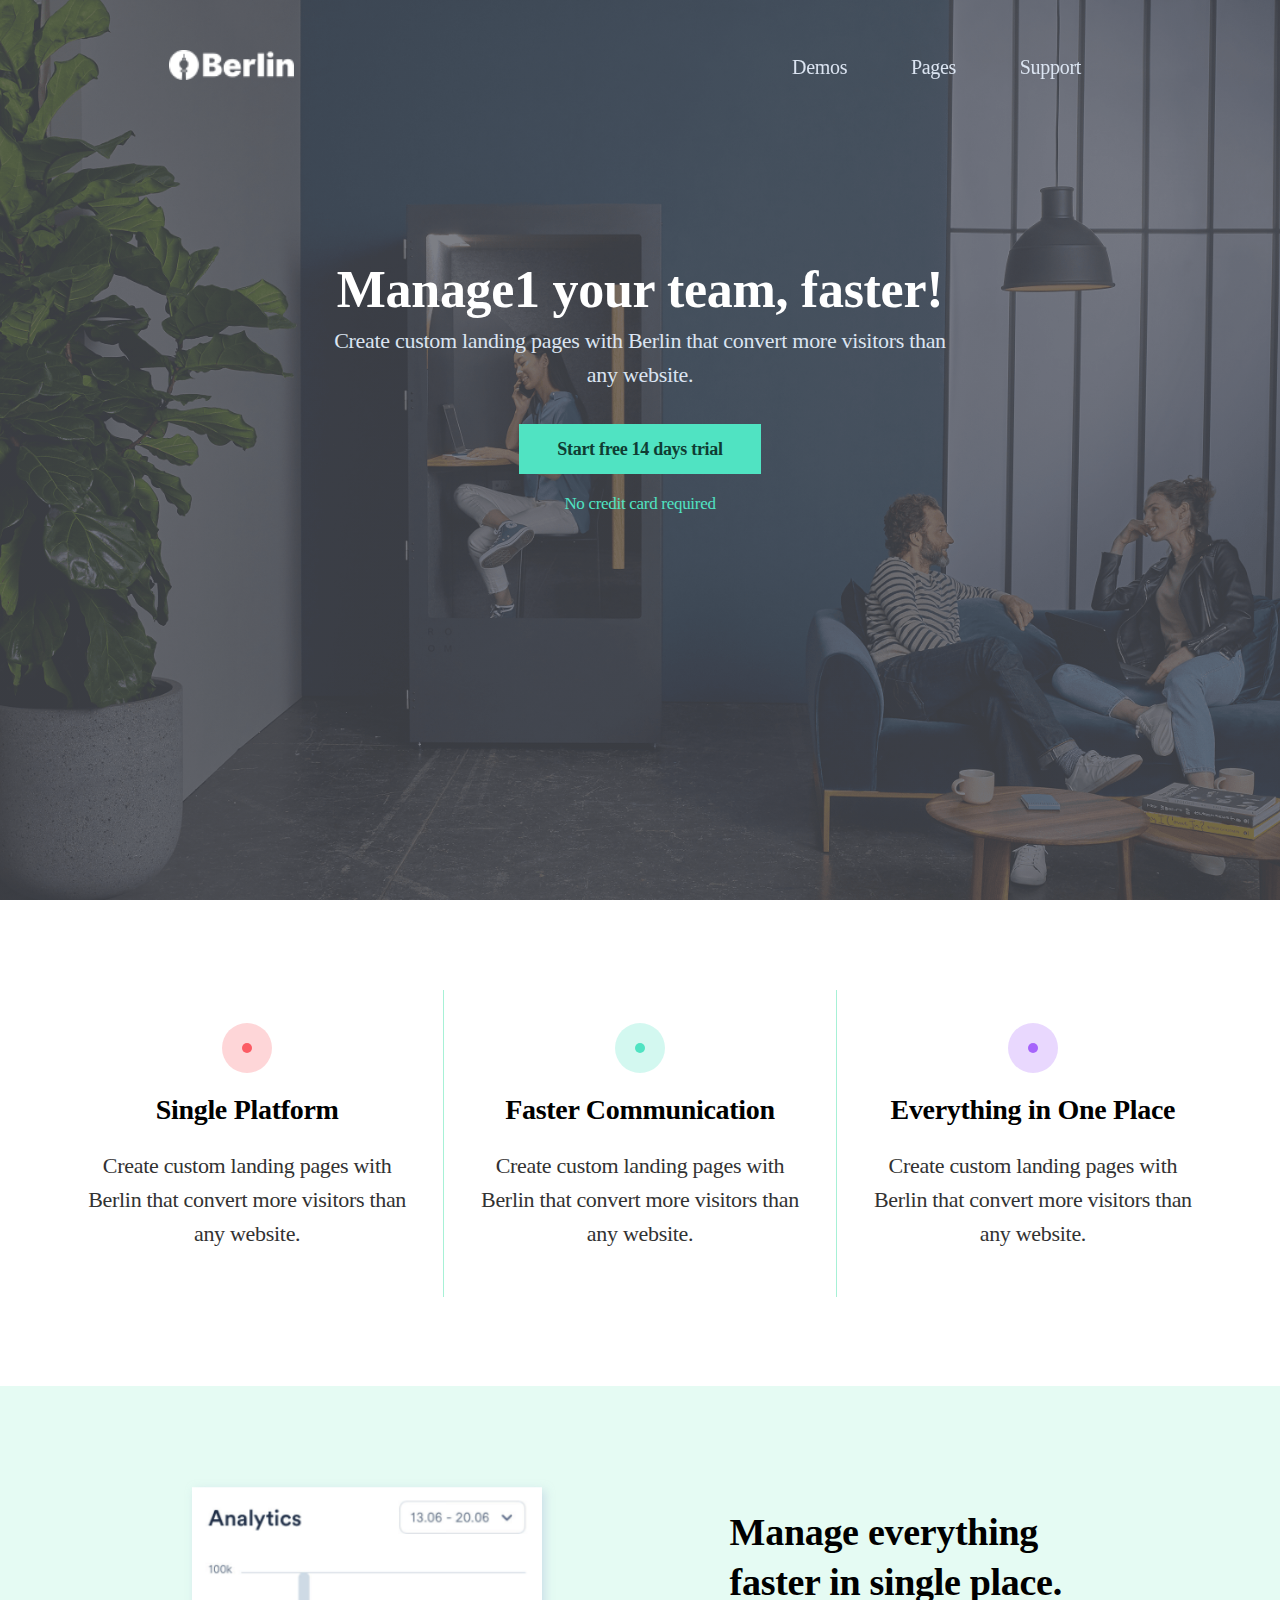
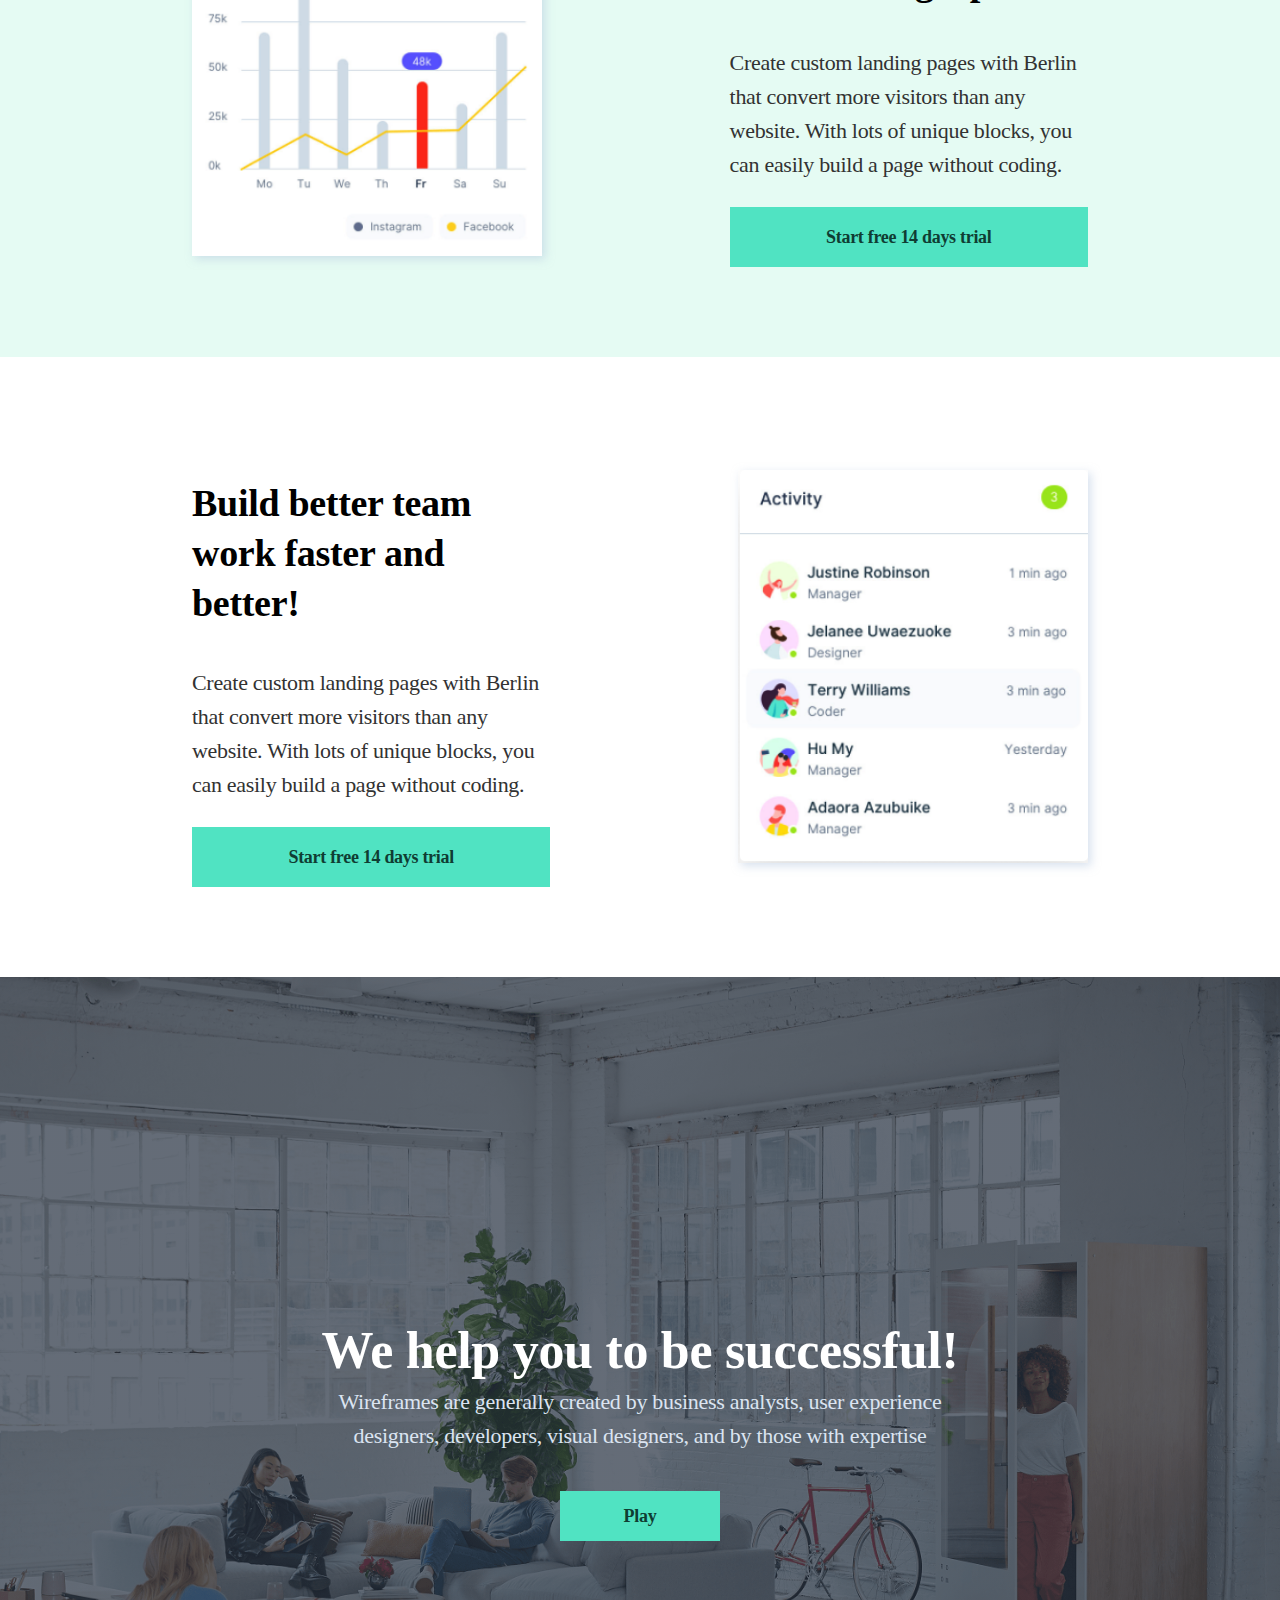
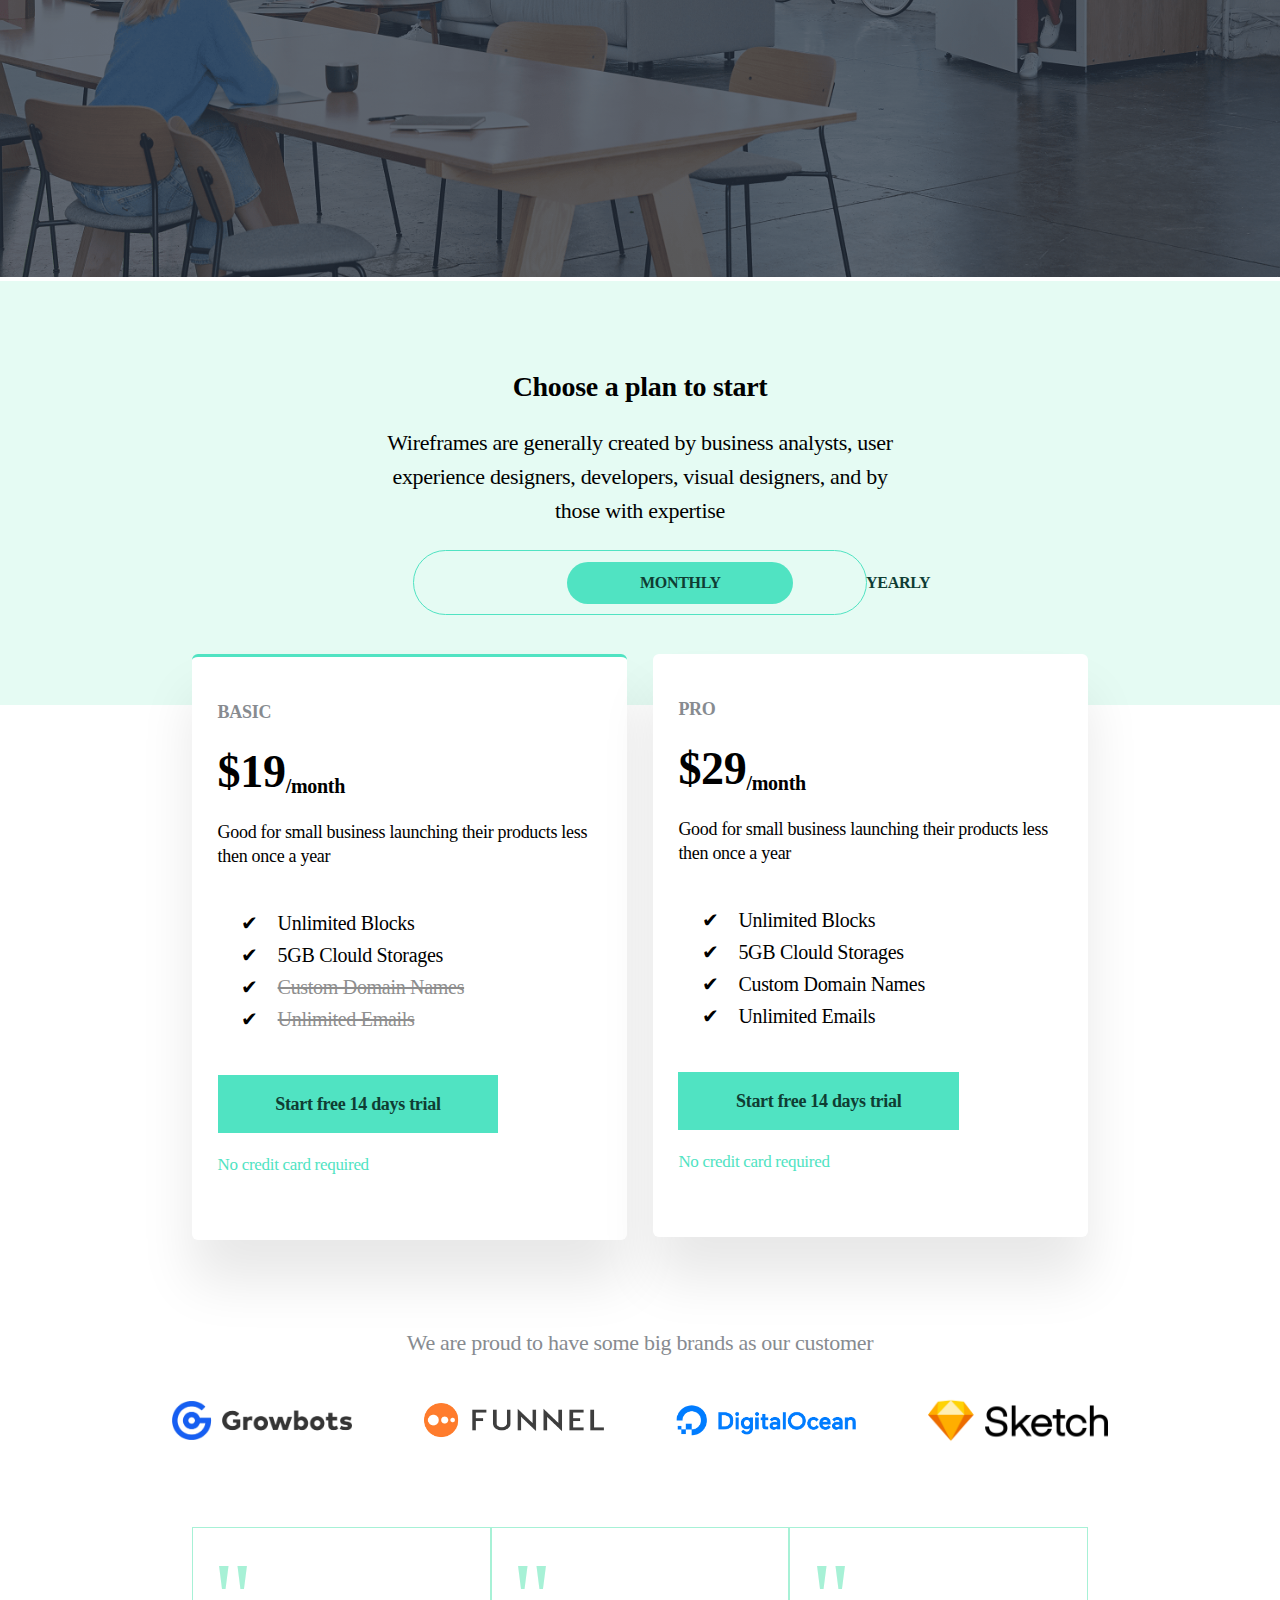
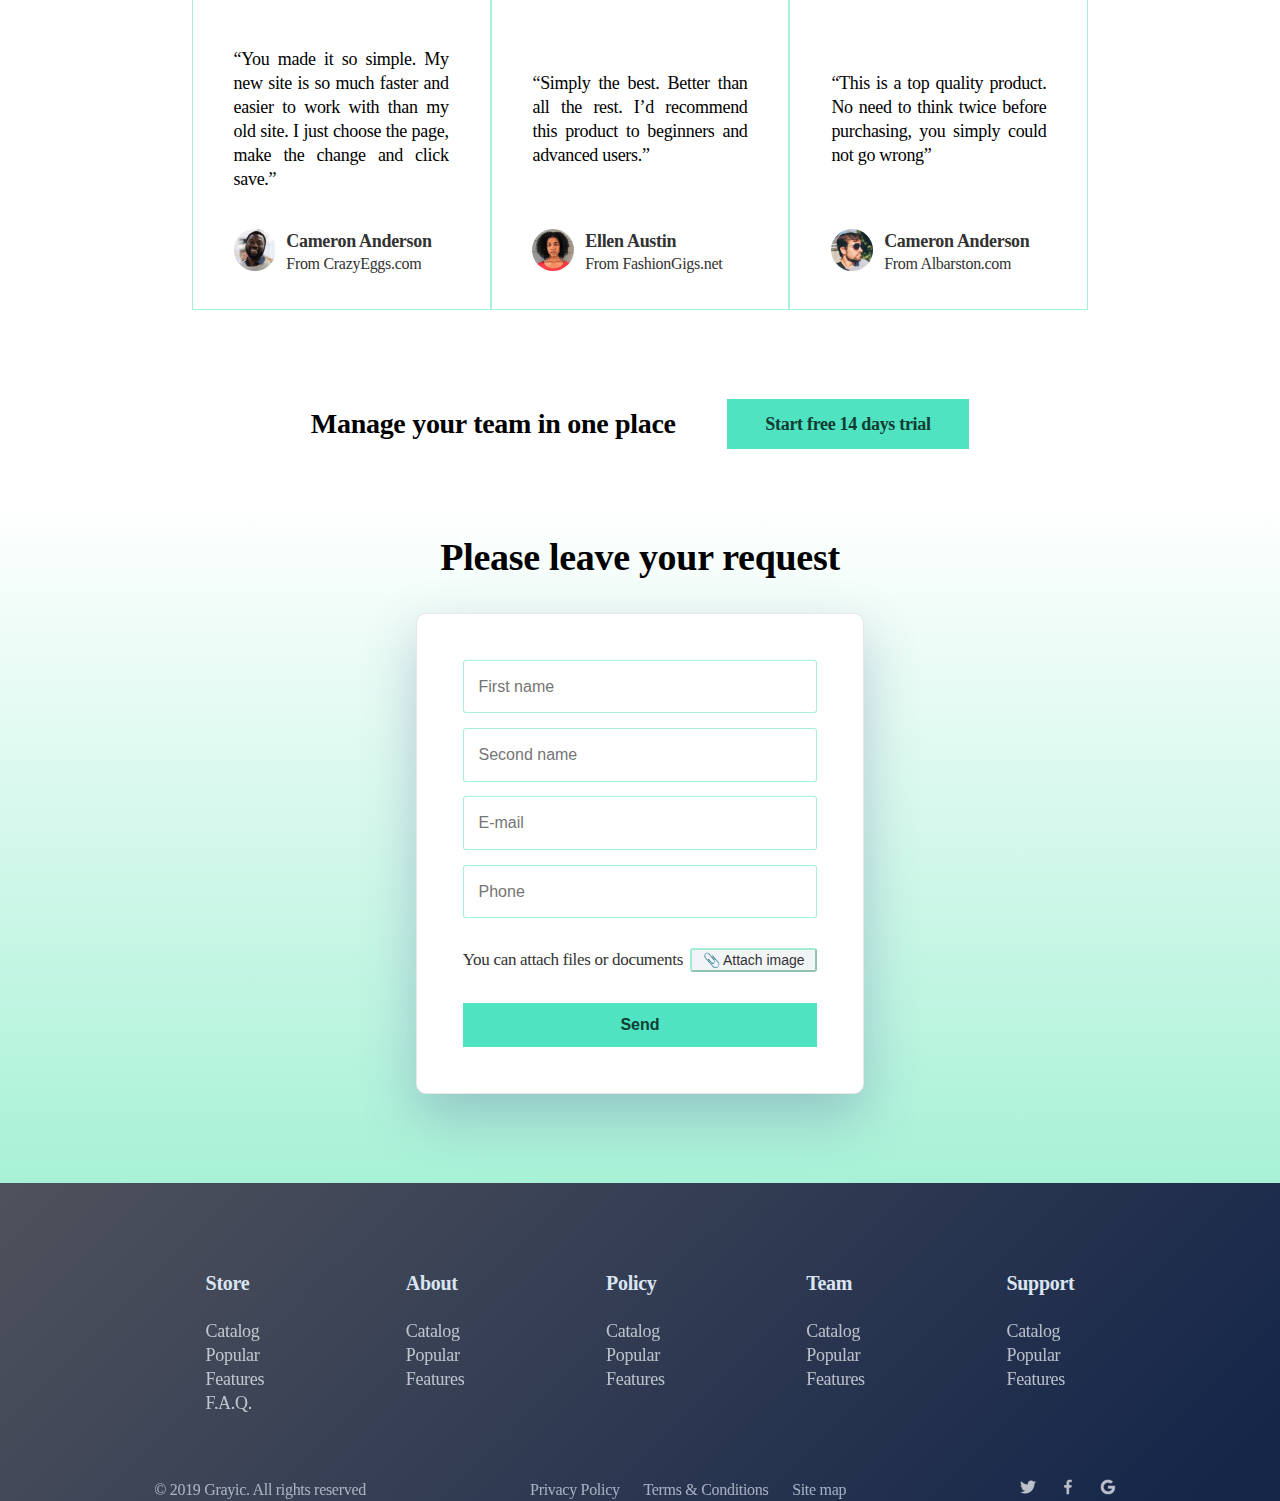
<file: index.html>
<!DOCTYPE html>
<html>
<head>
    <!-- Google Tag Manager -->
<script>(function(w,d,s,l,i){w[l]=w[l]||[];w[l].push({'gtm.start':
new Date().getTime(),event:'gtm.js'});var f=d.getElementsByTagName(s)[0],
j=d.createElement(s),dl=l!='dataLayer'?'&l='+l:'';j.async=true;j.src=
'https://www.googletagmanager.com/gtm.js?id='+i+dl;f.parentNode.insertBefore(j,f);
})(window,document,'script','dataLayer','GTM-MDMHM69');</script>
<!-- End Google Tag Manager -->
	<meta http-equiv="Content-Security-Policy" content="default-src 'none'; style-src 'self' https: data: 'unsafe-inline'; script-src 'self' blob: data 'unsafe-hashes' 'nonce-${request_id}' 'sha256-brV0mVWZLVU7IYgFW3ad4dMOP6kgMycKpGgtPmf3Z24=' 'sha256-OLUZSeO9l/OnmKoj5Mvf/72j5csSCwd9eHA+XQpxV6A=' 'sha256-gYWw/T6rkZrPtJXD5PUFH8AyjfMN75ZEBRThvWA2tYw=' 'sha256-p06PATu15L6pItG4I0mFzK1jzkjiIl2+QSRuL8ZcoIU=' 'sha256-Tmb72K7o4/CBBFvGAnFmsS5K1CxfqFuf8LDaWPAyrsI=' 'sha256-cYGFmNP02dN6LwlJyAJcd6NkRUW5hmxfpLjceRIweF0=' 'sha256-qpkshPV1g9ooUDbup/61SXbzKmv+Q6l1d5OYr4CAaJA=' 'sha256-pakZlUJ6lR32NAksVZcHrd9aS0elnhDEtGad3xC9Uns=' 'sha256-u3oPGfjYgdYsEchylF1Db1zhZ/8rX/njNrNAg6te6Bo=' 'sha256-1jAmyYXcRq6zFldLe/GCgIDJBiOONdXjTLgEFMDnDSM=' 'sha256-0ovNBO+fw/cbERh7AzBJn+CNAdiD96U7fUGpqTJm3A4=' 'sha256-8gEdNcDa9WCfzOPJMd78il56oDlvutN74/V/ZuZUYqc=' 'sha256-x5olWB/4LQVrmkl7RbX+hICWhh3/73BUBEIi8xxY438=' 'sha256-jCwnsm6+FtE+DaspPcx9OBujwBP5k8gQZS7XlEcjftw=' 'sha256-8p7O4Bugx1PMN1Ppj/dXxhF7GsNlP3ujlQezPa+15fI=' 'sha256-NzhPpQTC41ZfmmcAYNjEtgUbz2WBIWoH68clvEK00NI=' 'sha256-j3RvNM3WwRFRmO8kGC4GvSsCZgY/J7Fw7nrfFt07n7g=' 'sha256-1PmpR68PckOqa/fLwZwuC/qXdSpKkTHUezDL5nqbxYg=' www.clarity.ms ajax.cloudflare.com translate-pa.googleapis.com translate.googleapis.com translate.google.com stats.g.doubleclick.net conoret.com connect.facebook.net cdn.toolszen.com code.jquery.com belitsoft.com googleadservices.com googleads.g.doubleclick.net *.doubleclick.net www.google.by cdnjs.cloudflare.com cdn.datatables.net maxcdn.bootstrapcdn.com use.fontawesome.com gstatic.com cdn.jsdelivr.net mc.yandex.ru connect.facebook.net www.googletagmanager.com www.google.com www.google-analytics.com www.gstatic.com www.googleadservices.com; font-src *; child-src blob: https://mc.yandex.ru; connect-src 'self' https:; img-src *; object-src 'none'; media-src *; base-uri 'self'; form-action 'self' blob: https://www.facebook.com/tr/; frame-ancestors 'self'; frame-src 'self' blob: https: bid.g.doubleclick.net; report-uri /csp-report;" />
<script id="Cookiebot" src="https://consent.cookiebot.com/uc.js" data-cbid="e616b010-7e04-43ff-9f05-cfe0081ea5de" type="text/javascript" async></script>
    <meta charset="utf-8">
    <title>Berlin</title>
    <link rel="stylesheet" type="text/css" href="style/style.css">
    <link rel="stylesheet" type="text/css" href="style/font-sizes.css">
    <link rel="stylesheet" type="text/css" href="style/colors.css">
    <link rel="stylesheet" type="text/css" href="media/media.css">
    <link rel="stylesheet" type="text/css" href="media/media-font-sizes.css">
    <meta name="viewport" content="width=device-width, initial-scale=1.0">
    <link rel="apple-touch-icon" sizes="57x57" href="favicon/apple-icon-57x57.png">
    <link rel="apple-touch-icon" sizes="60x60" href="favicon/apple-icon-60x60.png">
    <link rel="apple-touch-icon" sizes="72x72" href="favicon/apple-icon-72x72.png">
    <link rel="apple-touch-icon" sizes="76x76" href="favicon/apple-icon-76x76.png">
    <link rel="apple-touch-icon" sizes="114x114" href="favicon/apple-icon-114x114.png">
    <link rel="apple-touch-icon" sizes="120x120" href="favicon/apple-icon-120x120.png">
    <link rel="apple-touch-icon" sizes="144x144" href="favicon/apple-icon-144x144.png">
    <link rel="apple-touch-icon" sizes="152x152" href="favicon/apple-icon-152x152.png">
    <link rel="apple-touch-icon" sizes="180x180" href="favicon/apple-icon-180x180.png">
    <link rel="icon" type="image/png" sizes="192x192" href="favicon/android-icon-192x192.png">
    <link rel="icon" type="image/png" sizes="32x32" href="favicon/favicon-32x32.png">
    <link rel="icon" type="image/png" sizes="96x96" href="favicon/favicon-96x96.png">
    <link rel="icon" type="image/png" sizes="16x16" href="favicon/favicon-16x16.png">
    <meta name="msapplication-TileColor" content="#ffffff">
    <meta name="msapplication-TileImage" content="/ms-icon-144x144.png">
    <meta name="theme-color" content="#ffffff">
</head>
 <!-- Google Tag Manager (noscript) -->
<noscript><iframe src="https://www.googletagmanager.com/ns.html?id=GTM-MDMHM69"
height="0" width="0"></iframe></noscript>
<!-- End Google Tag Manager (noscript) -->   
<script id="CookieDeclaration" src="https://consent.cookiebot.com/e616b010-7e04-43ff-9f05-cfe0081ea5de/cd.js" type="text/javascript" async></script>
<header class="header">
    <div class="header__nav-container" id="header">
        <div class="header__nav">
            <div class="header__nav-logo">
                <a href="#" class="header__nav-logo-item">
                    <img src="images/logo_Berlin.png" alt="logo" class="header__nav-logo-item-image">
                </a>
            </div>
            <nav class="header__nav-menu">
                <a href="#" class="header__nav-menu-item">Demos</a>
                <a href="#" class="header__nav-menu-item">Pages</a>
                <a href="#" class="header__nav-menu-item">Support</a>
            </nav>
        </div>
    </div>
    <div class="header__info">
        <h1 class="header__info-title">Manage1 your team, faster!</h1>
        <p class="header__info-subtitle">Create custom landing pages with Berlin that convert
            more visitors than any website.</p>
        <a href="#" class="button header__info-button">Start free 14 days trial</a>
        <p class="button-description header__info-button-description">No credit card required</p>
    </div>
</header>
<main>
   <div class="hide" id="pop-up">
        <div class="overlay">
	        <div class="popup">
		        <h2>Here i am</h2>
		        <a class="close" id="close" href="#">&times;</a>
		          <div class="content">
			Thank to pop me out of that button, but now i'm done so you can close this window.
		</div>
	</div>
</div>
</div>
    <div class="benefits">
        <div class="benefits__item">
            <div class="benefits__item-icon">
                <div class="benefits__item-icon-point red-point"></div>
                <div class="benefits__item-icon-oval red-oval"></div>
            </div>
            <h3 class="benefits__item-title">Single Platform</h3>
            <p class="benefits__item-info">Create custom landing pages with Berlin that convert more
                visitors than any website.</p>
        </div>
        <div class="benefits__item">
            <div class="benefits__item-icon">
                <div class="benefits__item-icon-point blue-point"></div>
                <div class="benefits__item-icon-oval blue-oval"></div>
            </div>
            <h3 class="benefits__item-title">Faster Communication</h3>
            <p class="benefits__item-info">Create custom landing pages with Berlin that convert more
                visitors than any website.</p>
        </div>
        <div class="benefits__item" id="non-border">
            <div class="benefits__item-icon">
                <div class="benefits__item-icon-point purple-point"></div>
                <div class="benefits__item-icon-oval purple-oval"></div>
            </div>
            <h3 class="benefits__item-title">Everything in One Place</h3>
            <p class="benefits__item-info">Create custom landing pages with Berlin that convert more
                visitors than any website.</p>
        </div>
    </div>

    <div class="section">
        <img src="images/section_image1.png" alt="img1" class="section__image">
        <div class="section__content">
            <h2 class="section__content-title">Manage everything faster in single place.</h2>
            <p class="section__content-info">Create custom landing pages with Berlin that convert more
                visitors than any website. With lots of unique blocks, you can easily build a page without coding.</p>
            <a href="#" class="button section__content-button">Start free 14 days trial</a>
        </div>
    </div>

    <div class="section" id="reverse">
        <img src="images/section_image2.png" alt="img2" class="section__image">
        <div class="section__content">
            <h2 class="section__content-title">Build better team work faster and better!</h2>
            <p class="section__content-info">Create custom landing pages with Berlin that convert more
                visitors than any website. With lots of unique blocks, you can easily build a page without coding.</p>
            <a href="#" class="button section__content-button">Start free 14 days trial</a>
        </div>
    </div>

    <div class="video">
        <video poster="images/video-poster.png" id="video" loop>
            <source src="video/movie.mp4" type="video/mp4">
        </video>
        <div class="video__overlay" id="overlay">
            <h1 class="video__title">We help you to be successful!</h1>
            <p class="video__info">Wireframes are generally created by business analysts,
                user experience designers, developers, visual designers, and by those with expertise</p>
            <a class="button video__overlay-play" id="play">Play</a>
        </div>
        <div class="video__shadow" id="shadow"></div>
    </div>

    <div class="options">
        <h3 class="options__title">Choose a plan to start</h3>
        <p class="options__info">Wireframes are generally created by business analysts, user experience
            designers, developers, visual designers, and by those with expertise</p>
        <div class="options__switch">
            <div class="options__switch-item" id="monthly">Monthly</div>
            <div class="options__switch-item" id="yearly">Yearly</div>
        </div>
    </div>

    <div class="cards">
        <div class="cards__item" id="basic">
            <p class="cards__item-title">Basic</p>
            <div class="cards__item-price">
                <p class="price" id="basic-price">$19</p>
                <small class="duration" id="basic-duration">/month</small>
            </div>
            <p class="cards__item-info">Good for small business launching their products less then once a
                year</p>
            <ul class="cards__item-list">
                <li class="cards__item-list-item">Unlimited Blocks</li>
                <li class="cards__item-list-item">5GB Clould Storages</li>
                <li class="cards__item-list-item"><s>Custom Domain Names</s></li>
                <li class="cards__item-list-item"><s>Unlimited Emails</s></li>
            </ul>
            <a href="#" class="button cards__item-button">Start free 14 days trial</a>
            <p class="cards__item-button-description button-description">No credit card required</p>
        </div>
        <div class="cards__item" id="pro">
            <p class="cards__item-title">Pro</p>
            <div class="cards__item-price">
                <p class="price" id="pro-price">$29</p>
                <small class="duration" id="pro-duration">/month</small>
            </div>
            <p class="cards__item-info">Good for small business launching their products less then once a
                year</p>
            <ul class="cards__item-list">
                <li class="cards__item-list-item">Unlimited Blocks</li>
                <li class="cards__item-list-item">5GB Clould Storages</li>
                <li class="cards__item-list-item">Custom Domain Names</li>
                <li class="cards__item-list-item">Unlimited Emails</li>
            </ul>
            <a href="#" class="button cards__item-button">Start free 14 days trial</a>
            <p class="cards__item-button-description button-description">No credit card required</p>
        </div>
    </div>

    <div class="brands">
        <p class="brands__info">We are proud to have some big brands as our customer</p>
        <div class="brands__logo">
            <a href="#" class="brands__logo-item">
                <img src="images/Growbots.png" alt="Growbots">
            </a>
            <a href="#" class="brands__logo-item">
                <img src="images/Funnel.png" alt="Funnel">
            </a>
            <a href="#" class="brands__logo-item">
                <img src="images/DigitalOcean.png" alt="DigitalOcean">
            </a>
            <a href="#" class="brands__logo-item">
                <img src="images/Sketch.png" alt="Sketch">
            </a>
        </div>
    </div>

    <div class="reviews">
        <div class="reviews__list">
            <div class="reviews__list-cart">
                <div class="reviews__list-cart-quotas">"</div>
                <div class="reviews__list-cart-text">“You made it so simple. My new site is so much faster and easier to
                    work with than my old site. I just choose the page, make the change and click save.”
                </div>
                <div class="reviews__list-cart-user">
                    <div class="reviews__list-cart-user-avatar">
                        <img src="images/CameronAnderson.png" alt="Cameron Anderson">
                    </div>
                    <div class="reviews__list-cart-user-info">
                        <div class="reviews__list-cart-user-username">Cameron Anderson</div>
                        <div class="reviews__list-cart-user-from">From CrazyEggs.com</div>
                    </div>
                </div>
            </div>
            <div class="reviews__list-cart">
                <div class="reviews__list-cart-quotas">"</div>
                <div class="reviews__list-cart-text">“Simply the best. Better than all the rest. I’d recommend this
                    product to beginners and advanced users.”
                </div>
                <div class="reviews__list-cart-user">
                    <div class="reviews__list-cart-user-avatar">
                        <img src="images/EllenAustin.png" alt="EllenAustin">
                    </div>
                    <div class="reviews__list-cart-user-info">
                        <div class="reviews__list-cart-user-username">Ellen Austin</div>
                        <div class="reviews__list-cart-user-from">From FashionGigs.net</div>
                    </div>
                </div>
            </div>
            <div class="reviews__list-cart">
                <div class="reviews__list-cart-quotas">"</div>
                <div class="reviews__list-cart-text">“This is a top quality product. No need to think twice before
                    purchasing, you simply could not go wrong”
                </div>
                <div class="reviews__list-cart-user">
                    <div class="reviews__list-cart-user-avatar">
                        <img src="images/CameronAnderson2.png" alt="Cameron Anderson 2">
                    </div>
                    <div class="reviews__list-cart-user-info">
                        <div class="reviews__list-cart-user-username">Cameron Anderson</div>
                        <div class="reviews__list-cart-user-from">From Albarston.com</div>
                    </div>
                </div>
            </div>
        </div>
    </div>

    <div class="join-section">
        <h3 class="join-section__title">Manage your team in one place</h3>
        <a href="#" class="button join-section__button">Start free 14 days trial</a>
    </div>

    <div class="request">
        <h2 class="request__title">Please leave your request</h2>
        <form class="request__form" id="request">
            <input type="text" name="first-name" placeholder="First name">
            <input type="text" name="second-name" placeholder="Second name">
            <input type="email" name="email" placeholder="E-mail">
            <input type="tel" name="phone" placeholder="Phone">
            <div class="request__form-image">
                <p class="request__form-image-info">You can attach files or documents</p>
                <button class="attach-button">&#128206 Attach image</button>
            </div>
            <button type="submit" form="request" class="button request-button">Send</button>
        </form>
    </div>

</main>
<footer class="footer">
    <div class="footer__menu">
        <div class="footer__menu-links">
            <p class="footer__menu-links-title">Store</p>
            <a href="#" class="footer__menu-links-item">Catalog</a>
            <a href="#" class="footer__menu-links-item">Popular</a>
            <a href="#" class="footer__menu-links-item">Features</a>
            <a href="#" class="footer__menu-links-item">F.A.Q.</a>
        </div>
        <div class="footer__menu-links">
            <p class="footer__menu-links-title">About</p>
            <a href="#" class="footer__menu-links-item">Catalog</a>
            <a href="#" class="footer__menu-links-item">Popular</a>
            <a href="#" class="footer__menu-links-item">Features</a>
        </div>
        <div class="footer__menu-links">
            <p class="footer__menu-links-title">Policy</p>
            <a href="#" class="footer__menu-links-item">Catalog</a>
            <a href="#" class="footer__menu-links-item">Popular</a>
            <a href="#" class="footer__menu-links-item">Features</a>
        </div>
        <div class="footer__menu-links">
            <p class="footer__menu-links-title">Team</p>
            <a href="#" class="footer__menu-links-item">Catalog</a>
            <a href="#" class="footer__menu-links-item">Popular</a>
            <a href="#" class="footer__menu-links-item">Features</a>
        </div>
        <div class="footer__menu-links">
            <p class="footer__menu-links-title">Support</p>
            <a href="#" class="footer__menu-links-item">Catalog</a>
            <a href="#" class="footer__menu-links-item">Popular</a>
            <a href="#" class="footer__menu-links-item">Features</a>
        </div>
    </div>
    <div class="footer__main">
        <div class="footer__main-copyright">© 2019 Grayic. All rights reserved</div>
        <div class="footer__main-links">
            <a href="#" class="footer__main-links-item">Privacy Policy</a>
            <a href="#" class="footer__main-links-item">Terms & Conditions</a>
            <a href="#" class="footer__main-links-item">Site map</a>
        </div>
        <div class="footer__main-social-networks">
            <a href="https://twitter.com" target="_blank" class="footer__main-social-networks-item">
                <img src="images/twitter.png" alt="Twitter">
            </a>
            <a href="https://www.facebook.com" target="_blank" class="footer__main-social-networks-item">
                <img src="images/facebook.png" alt="Facebook">
            </a>
            <a href="https://www.google.by" target="_blank" class="footer__main-social-networks-item">
                <img src="images/google.png" alt="Google">
            </a>
        </div>
    </div>

</footer>
<script src="js/script.js"></script>
</html>
</file>
<file: style/style.css>
/*Main*/
body {
    font-family: Cambria;
    letter-spacing: -0.3px;
}
body, h1,.benefits__item-title, .header__info-subtitle,
.video__info, .options__title, .cards__item-price .price,
.cards__item-price .duration, .brands__logo {
    margin: 0;
}
.header__info-title, .cards__item-title, .cards__item-price,
.reviews__list-cart-user-username, .join-section__title, .footer__menu-links-title {
    font-weight: bold;
}
a {
    text-decoration: none;
}
.hide{
    display: none;
}
.overlay {
  position: fixed;
  top: 0;
  bottom: 0;
  left: 0;
  right: 0;
  background: rgba(0, 0, 0, 0.7);
  transition: opacity 500ms;
}
.popup {
  margin: 70px auto;
  padding: 20px;
  background: #fff;
  border-radius: 5px;
  width: 30%;
  position: relative;
  transition: all 5s ease-in-out;
}

.popup h2 {
  margin-top: 0;
  color: #333;
  font-family: Tahoma, Arial, sans-serif;
}
.popup .close {
  position: absolute;
  top: 20px;
  right: 30px;
  transition: all 200ms;
  font-size: 30px;
  font-weight: bold;
  text-decoration: none;
  color: #333;
}
.popup .close:hover {
  color: #06D85F;
}
.popup .content {
  max-height: 30%;
  overflow: auto;
}



/*Buttons*/
.button {
    margin: 5% 0 0;
    font-weight: 600;
    padding: 2% 6%;
}
.section__content-button {
    padding: 5% 7%;
    text-align: center;
}
.cards__item-button {
    padding: 5% 15%;
}
.join-section__button{
    padding: 1% 3%;
    margin: 2%;
}
.attach-button {
    display: flex;
    justify-content: center;
    align-items: center;
    padding: 0 3%;
    border-radius: 3px;
}
.request-button {
    padding: 3%;
    margin: 2%;
    border: none;
}



/*Header */
.header {
    height: 100vh;
}
.header__nav-container {
    margin: 3% 4%;
    width: 92%;
    position: fixed;
    z-index: 5;
}
.header-colored {
    opacity: 0.8;
}
.header__nav {
    padding: 1% 10%;
    display: flex;
    justify-content: space-between;
    align-items: center;
}
.header__nav-logo-item-image {
    height: 30px;
}
.header__nav-menu-item {
    padding: 0 30px 0 30px;
}
.header__info {
    display: flex;
    flex-direction: column;
    justify-content: center;
    align-items: center;
    text-align: center;
    padding: 20% 30% 0 30%;
}




/*Benefits*/
.benefits {
    padding: 7% 10%;
    display: flex;
    flex-direction: row;
    align-content: center;
    text-align: center;
}
.benefits__item-icon-point {
    height: 10px;
    width: 10px;
    border-radius: 50%;
    position: relative;
    top: 50%;
    left: 40%;
}
.benefits__item-icon-oval {
    opacity: 0.25;
    height: 50px;
    width: 50px;
    border-radius: 50%;
    position: relative;
}
.benefits__item {
    padding: 2% 4%;
    display: flex;
    flex-direction: column;
    align-items: center;
}
.benefits__item-title {
    padding: 20px 0 0;
}



/*Sections*/
.section {
    padding: 7% 15%;
    display: flex;
    flex-direction: row;
    justify-content: space-between;
    align-items: center;
    align-content: center;
}
.section__image {
    width: 350px;
}
.section__content {
    display: flex;
    flex-direction: column;
    width: 40%;
}
.section__content-info {
    margin: 2% 0;
}
.section#reverse {
    flex-direction: row-reverse;
}



/*Video*/
.video {
    position: relative;
}
.video video{
    width: 100%;
    height: 100vh;
    object-fit: cover;
}
.video__overlay {
    z-index: 3;
    position: absolute;
    display: flex;
    flex-direction: column;
    justify-content: center;
    align-content: center;
    align-items: center;
    top: 0;
    left: 0;
    width: 100%;
    height: 100%;
}
.video__info {
    padding: 0 25%;
    text-align: center;
}
.video__overlay-play {
    margin: 3% 0 0;
    padding: 1% 5%;
}
.video__shadow {
    position: absolute;
    top:0;
    left:0;
    z-index: 2;
    width: 100%;
    height: 100vh;
    opacity: 0.7;
}



/*Options*/
.options {
    padding: 7% 10%;
    display: flex;
    flex-direction: column;
    justify-content: center;
    align-items: center;
}
.options__info {
    text-align: center;
    padding: 0 25%;
}
.options__switch {
    display: flex;
    flex-direction: row;
    justify-content: space-around;
    padding: 1% 15%;
    box-sizing: border-box;
    border-radius: 50px;
}
.options__switch-item {
    border-radius: 50px;
    padding: 7% 50%;
    font-weight: 600;
    text-transform: uppercase;
    text-align: center;
    cursor: pointer;
}
.options__switch-item:hover {
    opacity: 0.8;
}



/*Cards*/
.cards {
    display: flex;
    flex-direction: row;
    justify-content: center;
    align-content: center;
    align-items: flex-start;
}
.cards__item {
    margin: -4% 1% 5%;
    padding: 2%;
    width: 25%;
    border-radius: 6px;
}
.cards__item-title {
    text-transform: uppercase;
}
.cards__item-price {
    display: flex;
    align-items: flex-end;
}
.cards__item-price .price {
    padding: 0;
}
.cards__item-list {
    margin: 10% 0 15%;
}
.cards__item-list-item {
    list-style: "✔";
    padding-left: 20px;
}
.cards__item-button-description {
    padding: 5% 0;
}



/*Brands*/
.brands {
    display: flex;
    flex-direction: column;
    justify-content: center;
    align-items: center;
}
.brands__logo {
    display: flex;
    justify-content: center;
    align-items: center;
}
.brands__info {
    text-align: center;
}
.brands__logo-item {
    margin: 2% 5%;
}
.brands__logo-item img {
    width: 180px;
}



/*Reviews*/
.reviews__list {
    display: flex;
    justify-content: center;
    margin: 5% 10%;
    box-sizing: border-box;
    border-radius: 10px;
}
.reviews__list-cart {
    display: flex;
    flex-direction: column;
    justify-content: space-between;
    flex-basis: 25%;
    padding: 2%;
}
.reviews__list-cart-text {
    padding: 0 8% 10%;
    text-align: justify;
}
.reviews__list-cart-user {
    display: flex;
    padding: 5% 8%;
}
.reviews__list-cart-user-avatar img {
    width: 42px;
    height: 42px;
    border-radius: 50%;
}
.reviews__list-cart-user-info {
    padding: 0 5%;
}



/*Join*/
.join-section {
    display: flex;
    justify-content: center;
    align-items: center;
    align-content: center;
    padding: 0 0 2%;
}
.join-section__title {
    padding: 0;
    margin: 2%;
}



/*Request*/
.request {
    display: flex;
    flex-direction: column;
    align-items: center;
    width: 100%;
    padding-bottom: 7%;
}
.request__form {
    display: flex;
    flex-direction: column;
    align-content: center;
    padding: 3%;
    width: 35%;
    box-sizing: border-box;
    border-radius: 10px;
}
.request__form input {
    padding: 4%;
    margin: 2%;
    box-sizing: border-box;
    border-radius: 3px;
}
.request__form-image {
    margin: 4% 2%;
    display: flex;
    justify-content: space-between;
    align-items: center;
    align-content: center;
}
.request__form-image-info {
    margin: 2% 0;
    align-items: center;
}



/*Footer*/
.footer {
    width: 100%;
    display: flex;
    flex-direction: column;
}
.footer__menu {
    padding: 5%;
    display: flex;
    justify-content: space-evenly;
    align-content: center;
}
.footer__menu-links {
    display: flex;
    flex-direction: column;
    align-content: center;
}
.footer__menu-links-item {
    opacity: 0.7;
}
.footer__main {
    display: flex;
    align-items: center;
    justify-content: space-evenly;
    opacity: 0.7;
}
.footer__main-links-item,
.footer__main-social-networks-item {
    padding: 0 10px;
}
.footer__main-social-networks-item img{
    height: 16px;
    width: 16px;
    filter: invert(1);
}
</file>
<file: style/font-sizes.css>
/*Font-Size*/
.reviews__list-cart-quotas {
    font-size: 98px;
    line-height: 99px;
}
h1 {
    font-size: 52px;
    line-height: 68px;
}
.cards__item-price .price {
    font-size: 46px;
    line-height: 60px;
}
h2 {
    font-size: 38px;
    line-height: 50px;
}
h3 {
    font-size: 28px;
    line-height: 34px;
}
.header__info-subtitle, .benefits__item-info,
.section__content-info, .video__info,
.options__info, .brands__info {
    font-size: 22px;
    line-height: 34px;
}
.header__nav-menu-item, .cards__item-price .duration,
.cards__item-list-item, .footer__menu-links-title {
    font-size: 20px;
    line-height: 32px;
}
.button, .cards__item-title, .cards__item-info,
.reviews__list-cart-text, .reviews__list-cart-user-username,
.footer__menu-links-item {
    font-size: 18px;
    line-height: 24px;
}
.button-description, .request__form-image-info {
    font-size: 17px;
    line-height: 26px;
}
.options__switch-item, .reviews__list-cart-user-from ,
.request__form input, .request-button, .footer__main-links-item,
.footer__main-social-networks-item {
    font-size: 16px;
    line-height: 22px;
}
.attach-button {
    font-size: 14px;
    line-height: 20px;
}
</file>
<file: style/colors.css>
/*Colors*/
/*Header*/
.header {
    background-image: linear-gradient(rgba(79, 82, 92, 0.7), rgba(79, 82, 92, 0.7)), url("../images/header_bg.png");
    background-size: cover;
    background-repeat: no-repeat;
    background-position: center;
}



/*Main*/
.header__nav-menu-item:hover, .button:hover,
.button-description, .footer__main-links-item:hover,
.footer__menu-links-item:hover, .footer__main-social-networks-item:hover {
    color: #50E3C2;
}
.button, #monthly {
    background-color: #50E3C2;
}
.button, .options__switch-item {
    color: #0F3D33;
}
.header-transparent {
    background-color: transparent;
}
.header-colored, .button:hover {
    background-color: #0F3D33;
}
.header__info-title, .video__title, .video__info {
    color: #FFFFFF;
}
.section#reverse, .cards__item, .request__form {
    background: #FFFFFF;
}
.header__nav-menu-item, .header__info-subtitle, .video__info,
.footer__menu-links-title, .footer__main, .footer__main-links-item,
.footer__main-social-networks-item {
    color: #DBE4F1;
}
.footer__menu-links-item {
    color: #F8FBFE;
}
.section, .options {
    background: rgba(80, 227, 174, 0.15);
}
.benefits__item-info, .section__content-info,
.reviews__list-cart-user-username, .reviews__list-cart-user-from,
.request__form-image-info, .attach-button {
    color: #323232;
}
.cards__item-price, .cards__item-list-item,
.reviews__list-cart-text, .join-section__title, .request__title {
    color: #000000;
}
.cards__item-title, .brands__info {
    color: #878B90;
}



/*Benefits*/
.red-oval, .red-point {
    background: #FC5C65;
}
.blue-oval, .blue-point {
    background: #50E3C2;
}
.purple-oval, .purple-point {
    background: #A665FB;
}
.benefits__item {
    border-right: 1px solid rgba(80, 227, 174, 0.5);
}
.benefits__item#non-border {
    border: none;
}



/*Sections*/
.section__image {
    filter: drop-shadow(3px 3px 5px rgba(176, 196, 222, 0.5));
}



/*Video*/
.video__shadow {
    background: linear-gradient(#222D3D, #222D3D);
}



/*Options*/
.options__switch {
    border: 1px solid #50E3C2;
}


/*Cards*/
.cards__item {
    box-shadow: 0 42px 54px rgba(0, 0, 0, 0.0939481);
}
.cards__item-list-item s{
    color: #8E8E8E;
}
#basic {
    border-top: #50E3C2 solid;
}



/*Reviews*/
.reviews__list-cart-quotas {
    color: rgba(80, 227, 174, 0.5);
}
.reviews__list-cart {
    border: 1px solid rgba(80, 227, 174, 0.5);
}



/*Request*/
.request {
    background: linear-gradient(to top, rgba(80, 227, 174, 0.5), white);
}
.request__form {
    border: 1px solid #E8E8EA;
    box-shadow: 0 22px 54px rgba(67, 87, 138, 0.29);
}
.request__form input {
    border: 1px solid rgba(80, 227, 174, 0.5);
}
.attach-button {
    background: #F2F5F8;
    border-color: rgba(80, 227, 174, 0.5);
}
.attach-button:hover {
    background: rgba(80, 227, 174, 0.5);
    color: #152649;
}



/*Footer*/
.footer {
    background: linear-gradient(315.06deg, #152649 5%, #4F525C 100%);
}
</file>
<file: media/media.css>
@media (min-width: 1200px) and (max-width: 1600px) {
    .header__info {
        padding: 20% 25% 0 25%;
    }
    .benefits {
        padding: 7% 4%;
    }
    .benefits__item {
        padding: 2% 2%;
    }
    .cards__item {
        width: 30%;
    }
}
@media (min-width: 1055px) and (max-width: 1200px) {
    .header__info {
        padding: 25% 25% 0 25%;
    }
    .benefits {
        padding: 7% 2%;
    }
    .benefits__item {
        padding: 2% 2%;
    }
    .options__switch-item {
        padding: 7% 30%;
    }
    .cards__item {
        width: 35%;
    }

}
@media (min-width: 800px) and (max-width: 1055px) {
    .header {
        height: 60vh;
    }
    .header__nav-logo-item-image {
        height: 25px;
    }
    .header__nav-menu-item {
        padding: 0 25px 0 25px;
    }
    .header__info {
        padding: 20% 20% 0 20%;
    }
    .benefits {
        padding: 7% 25%;
    }
    .video video, .video__shadow{
        height: 60vh;
    }
    .footer__main-social-networks-item, .footer__main-links-item {
        padding: 0 5px;
    }

}
@media (min-width: 600px) and (max-width: 800px) {
    .header {
        height: 50vh;
    }
    .header__nav-logo-item-image {
        height: 20px;
    }
    .header__nav-menu-item {
        padding: 0 20px 0 20px;
    }
    .header__info {
        padding: 15% 15% 0 15%;
    }
    .benefits {
        padding: 7% 15%;
    }
    .video video, .video__shadow{
        height: 50vh;
    }
    .brands__logo img {
        width: 150px;
    }
    .footer__main-social-networks-item img {
        height: 14px;
        width: 14px;
    }
    .footer__main-social-networks-item, .footer__main-links-item {
        padding: 0 3px;
    }
}
@media (min-width: 400px) and (max-width: 600px) {
    .header {
        height: 45vh;
    }
    .header__nav-logo-item-image {
        height: 15px;
    }
    .header__nav-menu-item {
        padding: 0 15px 0 15px;
    }
    .header__info {
        padding: 15% 10% 0 10%;
    }
    .benefits {
        padding: 7% 10%;
    }
    .video video, .video__shadow{
        height: 45vh;
    }
    .brands__logo img {
        width: 120px;
    }
    .request__form {
        width: 80% !important;
    }
    .footer__main-social-networks-item img {
        height: 12px;
        width: 12px;
    }
    .footer__main-social-networks-item, .footer__main-links-item {
        padding: 0 2px;
    }
}
@media all and (max-width: 400px) {
    .header {
        height: 40vh;
    }
    .header__nav-logo-item-image {
        height: 10px;
    }
    .header__nav-menu-item {
        padding: 0 10px 0 10px;
    }
    .header__info {
        padding: 15% 5% 0 5%;
    }
    .video video, .video__shadow{
        height: 40vh;
    }
    .options__switch-item {
        padding: 7% 10% !important;
    }
    .brands__logo img {
        width: 100px;
    }
    .request__form {
        width: 90% !important;
    }
    .footer__main {
        flex-direction: column;
    }
    .footer__main-social-networks-item img {
        height: 10px;
        width: 10px;
    }
    .footer__main-social-networks-item, .footer__main-links-item {
        padding: 0 1px;
    }
}












@media all and (max-width: 1055px) {
    .benefits {
        flex-direction: column;
    }
    .benefits__item {
        border-right: none;
        border-bottom: 1px solid  #50E3C2;
    }
    .benefits__item-title {
        padding: 10px 0 0;
    }
    .benefits__item-icon-point {
        margin-top: 10px;
        height: 10px;
        width: 10px;
    }
    .benefits__item-icon-oval {
       display: none;
    }


    .section {
        flex-direction: column !important;
        padding: 10% 10%;
    }
    .section__image {
        width: 60%;
    }
    .section__content {
        width: 100%;
    }
    .section__content-title {
        text-align: center;
    }
    .section__content-info {
        text-align: center;
    }
    .section__content-button {
        padding: 3% 5%;
    }


    .video__info {
        padding: 0 10%;
    }


    .options {
        padding: 10% 5%;
    }
    .options__info {
        padding: 0 10%;
    }
    .options__switch-item {
        padding: 7% 25%;
    }

    .cards {
        flex-direction: column;
        align-items: center;
    }
    .cards__item {
        margin: -4% 1% 5%;
        padding: 5%;
        width: 80%;
    }
    .cards__item-button {
        padding: 2% 15%;
    }
    .cards__item-list {
        margin: 5% 0 10%;
    }
    #basic {
        border: #50E3C2 solid;
    }


    .brands__logo {
        flex-wrap: wrap;
    }

    .reviews__list {
        flex-direction: column;
        margin: 5% 10%;
    }
    .reviews__list-cart-text {
        padding: 0 5% 5%;
    }
    .reviews__list-cart-user {
        padding: 3% 5%;
    }

    .join-section {
        flex-direction: column;
    }
    .request__form {
        padding: 5%;
        width: 70%;
    }

}
</file>
<file: media/media-font-sizes.css>
@media (min-width: 800px) and (max-width: 1000px) {
    /*Font-Size*/
    .reviews__list-cart-quotas {
        font-size: 88px;
        line-height: 89px;
    }
    h1 {
        font-size: 42px;
        line-height: 58px;
    }
    .cards__item-price .price {
        font-size: 36px;
        line-height: 50px;
    }
    h2 {
        font-size: 28px;
        line-height: 40px;
    }
    h3 {
        font-size: 24px;
        line-height: 30px;
    }
    .header__info-subtitle, .benefits__item-info,
    .section__content-info, .video__info,
    .options__info, .brands__info {
        font-size: 20px;
        line-height: 32px;
    }
    .header__nav-menu-item, .cards__item-price .duration,
    .cards__item-list-item, .footer__menu-links-title {
        font-size: 18px;
        line-height: 30px;
    }
    .button, .cards__item-title, .cards__item-info,
    .reviews__list-cart-text, .reviews__list-cart-user-username,
    .footer__menu-links-item {
        font-size: 16px;
        line-height: 22px;
    }
    .button-description, .request__form-image-info {
        font-size: 15px;
        line-height: 24px;
    }
    .options__switch-item, .reviews__list-cart-user-from ,
    .request__form input, .request-button, .footer__main-links-item,
    .footer__main-social-networks-item {
        font-size: 14px;
        line-height: 20px;
    }
    .attach-button {
        font-size: 12px;
        line-height: 18px;
    }
}



@media (min-width: 600px) and (max-width: 800px) {
    /*Font-Size*/
    .reviews__list-cart-quotas {
        font-size: 78px;
        line-height: 79px;
    }
    h1 {
        font-size: 32px;
        line-height: 48px;
    }
    .cards__item-price .price {
        font-size: 26px;
        line-height: 40px;
    }
    h2 {
        font-size: 18px;
        line-height: 30px;
    }
    h3 {
        font-size: 20px;
        line-height: 26px;
    }
    .header__info-subtitle, .benefits__item-info,
    .section__content-info, .video__info,
    .options__info, .brands__info {
        font-size: 18px;
        line-height: 30px;
    }
    .header__nav-menu-item, .cards__item-price .duration,
    .cards__item-list-item, .footer__menu-links-title {
        font-size: 16px;
        line-height: 28px;
    }
    .button, .cards__item-title, .cards__item-info,
    .reviews__list-cart-text, .reviews__list-cart-user-username,
    .footer__menu-links-item {
        font-size: 14px;
        line-height: 20px;
    }
    .button-description, .request__form-image-info {
        font-size: 14px;
        line-height: 22px;
    }
    .options__switch-item, .reviews__list-cart-user-from ,
    .request__form input, .request-button, .footer__main-links-item,
    .footer__main-social-networks-item {
        font-size: 12px;
        line-height: 18px;
    }
    .attach-button {
        font-size: 10px;
        line-height: 16px;
    }
}



@media (min-width: 400px) and (max-width: 600px) {
    /*Font-Size*/
    .reviews__list-cart-quotas {
        font-size: 68px;
        line-height: 69px;
    }
    h1 {
        font-size: 22px;
        line-height: 38px;
    }
    .cards__item-price .price {
        font-size: 16px;
        line-height: 30px;
    }
    h2 {
        font-size: 16px;
        line-height: 28px;
    }
    h3 {
        font-size: 18px;
        line-height: 24px;
    }
    .header__info-subtitle, .benefits__item-info,
    .section__content-info, .video__info,
    .options__info, .brands__info {
        font-size: 16px;
        line-height: 28px;
    }
    .header__nav-menu-item, .cards__item-price .duration,
    .cards__item-list-item, .footer__menu-links-title {
        font-size: 14px;
        line-height: 26px;
    }
    .button, .cards__item-title, .cards__item-info,
    .reviews__list-cart-text, .reviews__list-cart-user-username,
    .footer__menu-links-item {
        font-size: 12px;
        line-height: 18px;
    }
    .button-description, .request__form-image-info {
        font-size: 12px;
        line-height: 20px;
    }
    .options__switch-item, .reviews__list-cart-user-from ,
    .request__form input, .request-button {
        font-size: 10px;
        line-height: 16px;
    }
    .footer__main-links-item,
    .footer__main-social-networks-item, .footer__main-copyright {
        font-size: 10px;
        line-height: 12px;
    }
    .attach-button {
        font-size: 10px;
        line-height: 16px;
    }
}



@media all and (max-width: 400px) {
    /*Font-Size*/
    .reviews__list-cart-quotas {
        font-size: 58px;
        line-height: 59px;
    }
    h1 {
        font-size: 18px;
        line-height: 34px;
    }
    .cards__item-price .price {
        font-size: 14px;
        line-height: 28px;
    }
    h2 {
        font-size: 14px;
        line-height: 26px;
    }
    h3 {
        font-size: 16px;
        line-height: 22px;
    }
    .header__info-subtitle, .benefits__item-info,
    .section__content-info, .video__info,
    .options__info, .brands__info {
        font-size: 14px;
        line-height: 26px;
    }
    .header__nav-menu-item, .cards__item-price .duration,
    .cards__item-list-item, .footer__menu-links-title {
        font-size: 12px;
        line-height: 24px;
    }
    .button, .cards__item-title, .cards__item-info,
    .reviews__list-cart-text, .reviews__list-cart-user-username,
    .footer__menu-links-item {
        font-size: 10px;
        line-height: 16px;
    }
    .button-description, .request__form-image-info {
        font-size: 10px;
        line-height: 18px;
    }
    .options__switch-item, .reviews__list-cart-user-from ,
    .request__form input, .request-button {
        font-size: 10px;
        line-height: 16px;
    }
    .footer__main-links-item,
    .footer__main-social-networks-item, .footer__main-copyright {
        font-size: 10px;
        line-height: 12px;
    }
    .attach-button {
        font-size: 10px;
        line-height: 16px;
    }
}
</file>
